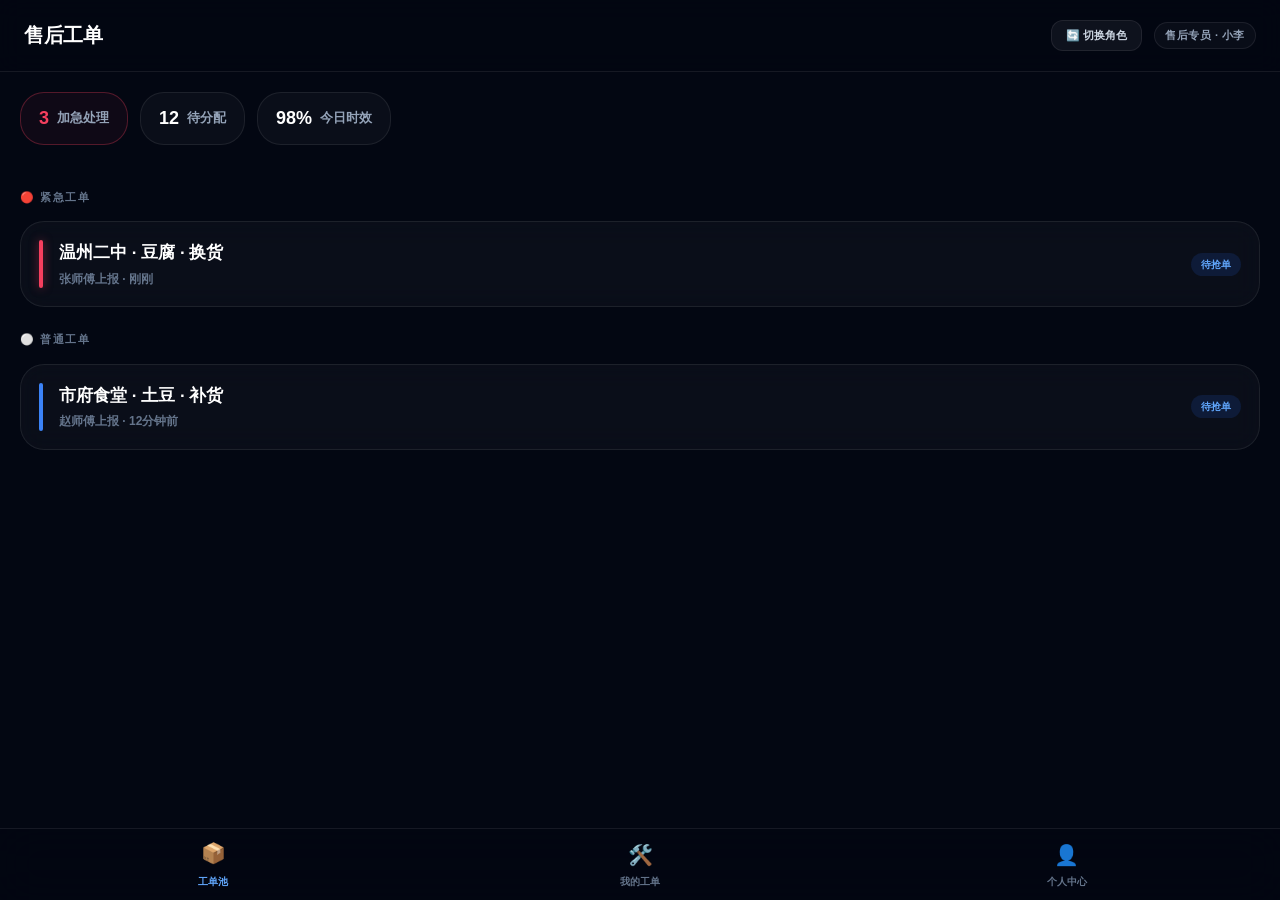
<file: aftersale.html>
<!DOCTYPE html>
<html lang="zh-CN">
<head>
    <meta charset="UTF-8">
    <meta name="viewport" content="width=device-width, initial-scale=1.0, maximum-scale=1.0, user-scalable=no">
    <title>售后专员 — DeepDelivery</title>
    <link rel="stylesheet" href="styles/theme.css">
    <style>
        .page-layout { display: flex; flex-direction: column; height: 100vh; background: var(--gray-950); }

        .page-header {
            padding: 20px 24px; border-bottom: 1px solid var(--glass-border);
            display: flex; justify-content: space-between; align-items: center;
            background: rgba(3, 7, 18, 0.4); backdrop-filter: blur(12px); z-index: 100;
        }
        .page-header-left { display: flex; align-items: center; gap: 12px; }
        .page-header-right { display: flex; align-items: center; gap: 12px; }
        .page-title { font-size: 20px; font-weight: 900; letter-spacing: -0.5px; }

        /* Navigation Content */
        .tab-content { display: none; flex: 1; flex-direction: column; overflow: hidden; }
        .tab-content.active { display: flex; }

        /* Sub-navigation for My Orders */
        .sub-nav {
            display: flex; background: rgba(255,255,255,0.02); padding: 8px 24px;
            gap: 20px; border-bottom: 1px solid var(--glass-border); flex-shrink: 0;
        }
        .sub-item {
            font-size: 14px; font-weight: 800; color: var(--gray-500); padding: 12px 0;
            position: relative; cursor: pointer; transition: color 0.2s;
        }
        .sub-item.active { color: var(--blue-400); }
        .sub-item.active::after {
            content: ''; position: absolute; bottom: 0; left: 0; right: 0; height: 3px;
            background: var(--blue-500); border-radius: var(--radius-full); box-shadow: 0 0 10px var(--blue-500);
        }

        /* Stats bar */
        .stats-bar { display: flex; gap: 12px; padding: 20px 20px; overflow-x: auto; flex-shrink: 0; }
        .stat-pill {
            flex-shrink: 0; padding: 12px 18px; border-radius: var(--radius-xl);
            background: var(--glass-bg); border: 1px solid var(--glass-border);
            font-size: 13px; font-weight: 800; display: flex; align-items: center; gap: 8px; color: var(--gray-400);
        }
        .stat-pill .num { font-size: 18px; font-weight: 900; color: var(--white); }
        .stat-pill.urgent { border-color: rgba(244, 63, 94, 0.3); background: rgba(244, 63, 94, 0.05); }
        .stat-pill.urgent .num { color: var(--rose-500); }

        /* Scroll Area */
        .order-scroll { flex: 1; overflow-y: auto; padding: 0 20px 100px; }
        .section-label { font-size: 11px; font-weight: 900; color: var(--gray-500); letter-spacing: 1.5px; margin: 24px 0 16px; text-transform: uppercase; }

        /* Cards */
        .order-card {
            background: var(--glass-bg); border: 1px solid var(--glass-border);
            backdrop-filter: blur(12px); -webkit-backdrop-filter: blur(12px);
            border-radius: var(--radius-xl); margin-bottom: 16px; overflow: hidden;
            transition: all 0.3s cubic-bezier(0.16, 1, 0.3, 1); position: relative;
        }
        .order-card.expandable:active { background: var(--glass-bg-hover); transform: scale(0.98); }

        .order-main { padding: 18px; display: flex; align-items: center; gap: 16px; position: relative; z-index: 2; }
        .order-priority-bar { width: 4px; height: 48px; border-radius: 2px; flex-shrink: 0; }
        .bar-urgent { background: var(--rose-500); box-shadow: 0 0 10px rgba(244, 63, 94, 0.5); }
        .bar-normal { background: var(--blue-500); }

        .order-info { flex: 1; }
        .order-title { font-size: 17px; font-weight: 800; color: var(--white); }
        .order-meta { font-size: 12px; color: var(--gray-500); margin-top: 4px; font-weight: 700; }
        
        .tag-status { font-size: 10px; font-weight: 900; padding: 4px 10px; border-radius: var(--radius-full); text-transform: uppercase; }
        .tag-pool { background: rgba(37,99,235,0.15); color: var(--blue-400); }
        .tag-done { background: rgba(34, 197, 94, 0.15); color: var(--green-400); }

        /* Detail Sheet (Expand) */
        .detail-panel { display: none; padding: 0 18px 18px; animation: fadeIn 0.3s ease; }
        .order-card.expanded .detail-panel { display: block; }
        .detail-title { font-size: 11px; font-weight: 900; color: var(--gray-600); text-transform: uppercase; letter-spacing: 1px; margin-bottom: 12px; }
        .detail-content { font-size: 14px; color: var(--gray-300); line-height: 1.6; font-weight: 600; margin-bottom: 16px; }
        
        .evidence-grid { display: grid; grid-template-columns: repeat(3, 1fr); gap: 8px; margin-bottom: 20px; }
        .evidence-img { aspect-ratio: 1; border-radius: 8px; background: rgba(255,255,255,0.05); border: 1px solid var(--glass-border); display: flex; align-items: center; justify-content: center; font-size: 20px; }

        .action-btns { display: flex; gap: 10px; }
        .btn-pickup { flex: 2; background: var(--blue-600); color: white; padding: 12px; border-radius: 12px; font-weight: 900; font-size: 13px; border: none; box-shadow: var(--glow-blue); }
        .btn-ignore { flex: 1; background: var(--glass-bg); color: var(--gray-400); border: 1px solid var(--glass-border); padding: 12px; border-radius: 12px; font-weight: 900; font-size: 13px; }

        .toast { position: fixed; top: 40px; left: 50%; transform: translateX(-50%); background: var(--green-600); color: white; padding: 12px 24px; border-radius: 40px; font-weight: 900; font-size: 14px; z-index: 5000; box-shadow: var(--shadow-xl); opacity: 0; pointer-events: none; transition: all 0.3s; }
        .toast.show { opacity: 1; transform: translateX(-50%) translateY(10px); }
    </style>
</head>
<body>
    <div class="page-layout">
        <header class="page-header">
            <div class="page-header-left">
                <span class="page-title" id="pageTitle">售后工单</span>
            </div>
            <div class="page-header-right">
                <a href="select.html" class="switch-btn">🔄 切换角色</a>
                <span class="header-badge">售后专员 · 小李</span>
            </div>
        </header>

        <!-- Navigation Tab: 工单池 -->
        <div id="pool" class="tab-content active">
            <div class="stats-bar">
                <div class="stat-pill urgent">
                    <span class="num">3</span>
                    <span>加急处理</span>
                </div>
                <div class="stat-pill">
                    <span class="num">12</span>
                    <span>待分配</span>
                </div>
                <div class="stat-pill">
                    <span class="num">98%</span>
                    <span>今日时效</span>
                </div>
            </div>

            <div class="order-scroll">
                <div class="section-label">🔴 紧急工单</div>
                <div class="order-card expandable" onclick="toggleExpand(this)">
                    <div class="order-main">
                        <div class="order-priority-bar bar-urgent"></div>
                        <div class="order-info">
                            <div class="order-title">温州二中 · 豆腐 · 换货</div>
                            <div class="order-meta">张师傅上报 · 刚刚</div>
                        </div>
                        <span class="tag-status tag-pool">待抢单</span>
                    </div>
                    <div class="detail-panel">
                        <div class="detail-title">问题描述</div>
                        <div class="detail-content">豆腐送达时发现两板已经压碎，无法进入食堂窗口。客户要求在 10:30 前完成补货。</div>
                        <div class="detail-title">现场凭证</div>
                        <div class="evidence-grid">
                            <div class="evidence-img">📸</div>
                            <div class="evidence-img">📸</div>
                        </div>
                        <div class="action-btns">
                            <button class="btn-pickup" onclick="pickupOrder('温州二中')">立即抢单</button>
                            <button class="btn-ignore">暂不处理</button>
                        </div>
                    </div>
                </div>

                <div class="section-label">⚪️ 普通工单</div>
                <div class="order-card expandable" onclick="toggleExpand(this)">
                    <div class="order-main">
                        <div class="order-priority-bar bar-normal"></div>
                        <div class="order-info">
                            <div class="order-title">市府食堂 · 土豆 · 补货</div>
                            <div class="order-meta">赵师傅上报 · 12分钟前</div>
                        </div>
                        <span class="tag-status tag-pool">待抢单</span>
                    </div>
                    <div class="detail-panel">
                        <div class="detail-title">问题描述</div>
                        <div class="detail-content">清点发现少送了一筐土豆。</div>
                        <div class="action-btns">
                            <button class="btn-pickup" onclick="pickupOrder('市府食堂')">立即抢单</button>
                            <button class="btn-ignore">暂不处理</button>
                        </div>
                    </div>
                </div>
            </div>
        </div>

        <!-- Navigation Tab: 我的工单 -->
        <div id="my" class="tab-content">
            <div class="sub-nav">
                <div class="sub-item active" onclick="switchSubTab('processing')">处理中 (2)</div>
                <div class="sub-item" onclick="switchSubTab('done')">已完成</div>
            </div>
            
            <div class="order-scroll" id="sub-processing">
                <div class="section-label">🛠️ 正在跟进</div>
                <div class="order-card">
                    <div class="order-main">
                        <div class="order-info">
                            <div class="order-title">实验中学 · 青菜 · 退货</div>
                            <div class="order-meta">状态：等待供应商确认</div>
                        </div>
                    </div>
                </div>
            </div>

            <div class="order-scroll" id="sub-done" style="display:none;">
                <div class="section-label">✅ 今日完成</div>
                <div class="order-card" style="opacity:0.6;">
                    <div class="order-main">
                        <div class="order-info">
                            <div class="order-title">八中 · 鸡蛋 · 补货</div>
                            <div class="order-meta">完成于 09:30</div>
                        </div>
                        <span class="tag-status tag-done">已完成</span>
                    </div>
                </div>
            </div>
        </div>

        <!-- Navigation Tab: 个人中心 -->
        <div id="profile" class="tab-content">
            <div class="order-scroll">
                <div class="section-label">📊 个人数据</div>
                <div class="order-card" style="padding:24px; text-align:center;">
                    <div style="font-size:32px; font-weight:900; color:var(--white);">12</div>
                    <div style="font-size:12px; color:var(--gray-500); margin-top:4px;">今日处理工单</div>
                    <div style="margin-top:20px; display:flex; gap:10px;">
                        <div style="flex:1; background:rgba(255,255,255,0.03); padding:12px; border-radius:8px;">
                            <div style="font-size:16px; color:var(--blue-400); font-weight:900;">98%</div>
                            <div style="font-size:10px; color:var(--gray-600);">及时率</div>
                        </div>
                        <div style="flex:1; background:rgba(255,255,255,0.03); padding:12px; border-radius:8px;">
                            <div style="font-size:16px; color:var(--green-400); font-weight:900;">4.9</div>
                            <div style="font-size:10px; color:var(--gray-600);">客户评分</div>
                        </div>
                    </div>
                </div>
            </div>
        </div>

        <nav class="bottom-nav">
            <div class="nav-item active" onclick="switchTab('pool')">
                <span class="nav-icon">📦</span>
                <span>工单池</span>
            </div>
            <div class="nav-item" onclick="switchTab('my')">
                <span class="nav-icon">🛠️</span>
                <span>我的工单</span>
            </div>
            <div class="nav-item" onclick="switchTab('profile')">
                <span class="nav-icon">👤</span>
                <span>个人中心</span>
            </div>
        </nav>
    </div>

    <div class="toast" id="toast">✅ 操作成功</div>

    <script>
        function switchTab(id) {
            document.querySelectorAll('.tab-content').forEach(t => t.classList.remove('active'));
            document.querySelectorAll('.nav-item').forEach(n => n.classList.remove('active'));
            document.getElementById(id).classList.add('active');
            event.currentTarget.classList.add('active');
        }

        function switchSubTab(subId) {
            document.querySelectorAll('.sub-tab-content').forEach(t => t.style.display = 'none');
            document.querySelectorAll('.sub-item').forEach(el => el.classList.remove('active'));
            document.getElementById('sub-' + subId).style.display = 'block';
            event.currentTarget.classList.add('active');
        }

        function toggleExpand(card) {
            card.classList.toggle('expanded');
        }

        function pickupOrder(name) {
            showToast("✅ 抢单成功，已存入【我的工单】");
        }

        function showToast(msg) {
            const t = document.getElementById('toast');
            t.innerText = msg;
            t.classList.add('show');
            setTimeout(() => t.classList.remove('show'), 2500);
        }
    </script>
</body>
</html>
</file>
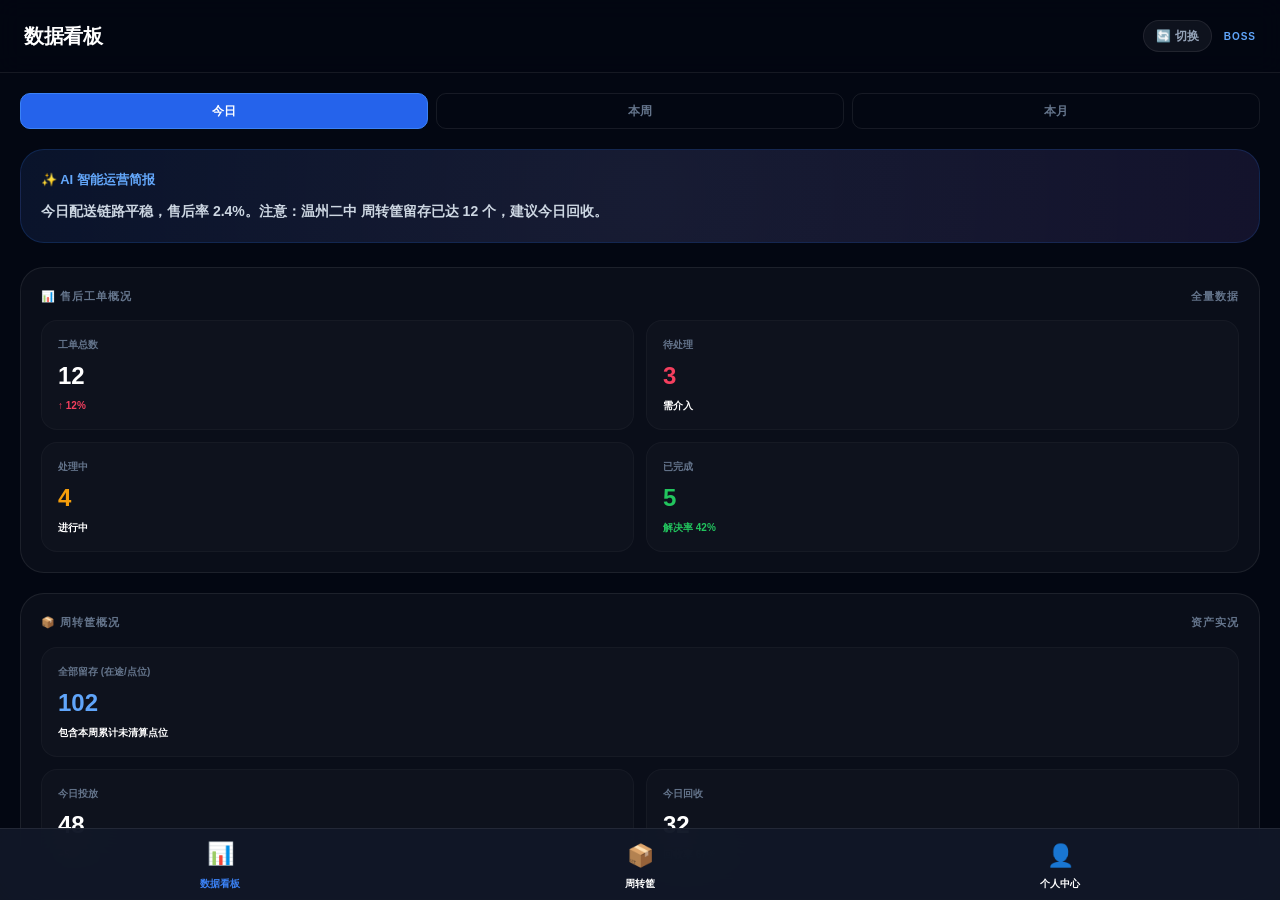
<file: boss.html>
<!DOCTYPE html>
<html lang="zh-CN">
<head>
    <meta charset="UTF-8">
    <meta name="viewport" content="width=device-width, initial-scale=1.0, maximum-scale=1.0, user-scalable=no">
    <title>老板看板 — DeepDelivery</title>
    <link rel="stylesheet" href="styles/theme.css">
    <style>
        .boss-layout { display: flex; flex-direction: column; height: 100vh; background: var(--gray-950); overflow: hidden; }

        /* Header */
        .boss-header {
            padding: 20px 24px; border-bottom: 1px solid var(--glass-border);
            background: rgba(3, 7, 18, 0.4); backdrop-filter: blur(12px); flex-shrink: 0;
            display: flex; justify-content: space-between; align-items: center;
        }
        .header-title { font-size: 20px; font-weight: 900; color: var(--white); letter-spacing: -0.5px; }
        
        /* Viewport */
        .viewport { flex: 1; overflow-y: auto; position: relative; padding-bottom: 100px; }
        .page-section { display: none; padding: 20px; }
        .page-section.active { display: block; animation: fadeInUp 0.4s ease; }

        /* AI Block */
        .ai-card {
            background: linear-gradient(135deg, rgba(37,99,235,0.1) 0%, rgba(139,92,246,0.1) 100%);
            border: 1px solid rgba(59, 130, 246, 0.2); border-radius: var(--radius-xl);
            padding: 20px; margin-bottom: 24px; position: relative; overflow: hidden;
        }
        .ai-card::after { content: ''; position: absolute; top: -50%; left: -50%; width: 200%; height: 200%; background: radial-gradient(circle, rgba(255,255,255,0.05) 0%, transparent 70%); pointer-events: none; }
        .ai-badge { display: flex; align-items: center; gap: 8px; font-size: 13px; font-weight: 900; color: var(--blue-400); margin-bottom: 10px; }
        .ai-text { font-size: 14px; color: var(--gray-300); line-height: 1.6; font-weight: 600; }

        /* Stats Grid */
        .stats-card { background: var(--glass-bg); border: 1px solid var(--glass-border); border-radius: var(--radius-xl); padding: 20px; margin-bottom: 20px; }
        .card-label { font-size: 11px; font-weight: 900; color: var(--gray-500); text-transform: uppercase; letter-spacing: 1px; margin-bottom: 16px; display: flex; justify-content: space-between; }
        
        .stats-grid { display: grid; grid-template-columns: repeat(2, 1fr); gap: 12px; }
        .stat-box { 
            padding: 16px; background: rgba(255,255,255,0.02); border-radius: var(--radius-lg); 
            border: 1px solid rgba(255,255,255,0.03); cursor: pointer; transition: all 0.2s;
        }
        .stat-box:active { transform: scale(0.96); background: rgba(255,255,255,0.08); }
        .stat-label { font-size: 10px; color: var(--gray-500); font-weight: 800; margin-bottom: 6px; }
        .stat-val { font-size: 24px; font-weight: 900; color: var(--white); }
        .stat-trend { font-size: 10px; margin-top: 4px; font-weight: 700; }
        .trend-up { color: var(--rose-500); }
        .trend-ok { color: var(--green-500); }

        /* Distribution & Charts */
        .chart-row { display: flex; align-items: center; gap: 24px; margin-top: 10px; }
        .pie-sim {
            width: 80px; height: 80px; border-radius: 50%;
            background: conic-gradient(var(--rose-500) 0% 25%, var(--amber-500) 25% 65%, var(--blue-500) 65% 90%, var(--green-500) 90% 100%);
            position: relative; flex-shrink: 0;
        }
        .pie-sim::after { content: ''; position: absolute; top: 50%; left: 50%; transform: translate(-50%, -50%); width: 50px; height: 50px; background: var(--gray-900); border-radius: 50%; }
        .legend { flex: 1; display: grid; grid-template-columns: 1fr 1fr; gap: 8px; }
        .legend-item { display: flex; align-items: center; gap: 6px; font-size: 10px; font-weight: 700; color: var(--gray-500); }
        .dot { width: 6px; height: 6px; border-radius: 50%; }

        /* List View */
        .list-view { display: none; position: absolute; top: 0; left: 0; right: 0; min-height: 100%; background: var(--gray-950); z-index: 200; padding: 20px; animation: slideInRight 0.3s ease; }
        .list-view.active { display: block; }
        .list-header { display: flex; align-items: center; gap: 12px; margin-bottom: 24px; }
        .back-btn { background: var(--glass-bg); border: 1px solid var(--glass-border); color: var(--white); padding: 8px 16px; border-radius: 10px; font-size: 12px; font-weight: 800; cursor: pointer; }
        
        .order-row { 
            background: var(--glass-bg); border: 1px solid var(--glass-border); border-radius: 12px; 
            padding: 16px; margin-bottom: 12px; display: flex; align-items: center; gap: 12px; 
        }
        .status-pill { width: 4px; height: 24px; border-radius: 2px; }
        .order-info { flex: 1; }
        .order-name { font-size: 15px; font-weight: 800; color: var(--white); }
        .order-meta { font-size: 11px; color: var(--gray-500); margin-top: 4px; font-weight: 600; }
        .order-tag { font-size: 10px; font-weight: 900; color: var(--gray-400); text-transform: uppercase; }

        /* Crate Styles */
        .crate-item { display: flex; justify-content: space-between; align-items: center; padding: 16px; border-bottom: 1px solid var(--glass-border); }
        .crate-item:last-child { border-bottom: none; }
        .point-name { font-size: 14px; font-weight: 800; color: var(--white); }
        .point-status { font-size: 10px; color: var(--rose-500); font-weight: 700; margin-top: 2px; }
        .crate-val { font-size: 20px; font-weight: 900; color: var(--blue-400); }

        /* Bottom Nav */
        .bottom-nav {
            position: fixed; bottom: 0; left: 0; right: 0; height: 72px;
            background: rgba(17,24,39,0.95); backdrop-filter: blur(20px);
            border-top: 1px solid rgba(255,255,255,0.08);
            display: flex; justify-content: space-around; align-items: center;
            padding: 0 10px; z-index: 3000;
        }
        .nav-item { flex: 1; display: flex; flex-direction: column; align-items: center; gap: 4px; color: var(--gray-600); cursor: pointer; }
        .nav-item.active { color: var(--blue-500); }
        .nav-icon { font-size: 22px; }
        .nav-label { font-size: 10px; font-weight: 800; }

        /* Tabs */
        .time-tabs { display: flex; gap: 8px; margin-bottom: 20px; }
        .time-tab { 
            flex: 1; padding: 8px; text-align: center; font-size: 12px; font-weight: 800; 
            color: var(--gray-500); border-radius: 10px; border: 1px solid var(--glass-border); cursor: pointer;
        }
        .time-tab.active { background: var(--blue-600); color: var(--white); border-color: var(--blue-500); }

        @keyframes slideInRight { from { transform: translateX(100%); } to { transform: translateX(0); } }
    </style>
</head>
<body>
    <div class="boss-layout">
        <header class="boss-header">
            <span class="header-title" id="pageTitle">数据看板</span>
            <div style="display: flex; gap: 12px; align-items: center;">
                <a href="select.html" style="text-decoration: none; font-size: 12px; background: rgba(255,255,255,0.05); padding: 6px 12px; border-radius: 20px; color: var(--gray-400); font-weight: 800; border: 1px solid var(--glass-border);">🔄 切换</a>
                <span style="font-size: 10px; font-weight: 900; color: var(--blue-400); letter-spacing: 1px;">BOSS</span>
            </div>
        </header>

        <main class="viewport">
            <!-- PAGE: DASHBOARD -->
            <section id="dashboard" class="page-section active">
                <div class="time-tabs">
                    <div class="time-tab active">今日</div>
                    <div class="time-tab">本周</div>
                    <div class="time-tab">本月</div>
                </div>

                <div class="ai-card">
                    <div class="ai-badge">✨ AI 智能运营简报</div>
                    <div class="ai-text">
                        今日配送链路平稳，售后率 <strong>2.4%</strong>。注意：<strong>温州二中</strong> 周转筐留存已达 12 个，建议今日回收。
                    </div>
                </div>

                <div class="stats-card">
                    <div class="card-label">📊 售后工单概况 <span>全量数据</span></div>
                    <div class="stats-grid">
                        <div class="stat-box" onclick="showList('all')">
                            <div class="stat-label">工单总数</div>
                            <div class="stat-val">12</div>
                            <div class="stat-trend trend-up">↑ 12%</div>
                        </div>
                        <div class="stat-box" onclick="showList('pending')">
                            <div class="stat-label">待处理</div>
                            <div class="stat-val" style="color:var(--rose-500);">3</div>
                            <div class="stat-trend" style="color:var(--gray-600);">需介入</div>
                        </div>
                        <div class="stat-box" onclick="showList('processing')">
                            <div class="stat-label">处理中</div>
                            <div class="stat-val" style="color:var(--amber-500);">4</div>
                            <div class="stat-trend" style="color:var(--gray-600);">进行中</div>
                        </div>
                        <div class="stat-box" onclick="showList('completed')">
                            <div class="stat-label">已完成</div>
                            <div class="stat-val" style="color:var(--green-500);">5</div>
                            <div class="stat-trend trend-ok">解决率 42%</div>
                        </div>
                    </div>
                </div>

                <div class="stats-card">
                    <div class="card-label">📦 周转筐概况 <span>资产实况</span></div>
                    <div class="stats-grid">
                        <div class="stat-box" style="grid-column: span 2;">
                            <div class="stat-label">全部留存 (在途/点位)</div>
                            <div class="stat-val" style="color:var(--blue-400);">102</div>
                            <div class="stat-trend" style="color:var(--gray-600);">包含本周累计未清算点位</div>
                        </div>
                        <div class="stat-box">
                            <div class="stat-label">今日投放</div>
                            <div class="stat-val">48</div>
                            <div class="stat-trend trend-up">+5</div>
                        </div>
                        <div class="stat-box">
                            <div class="stat-label">今日回收</div>
                            <div class="stat-val">32</div>
                            <div class="stat-trend trend-ok">回收率 67%</div>
                        </div>
                    </div>
                </div>

                <div class="stats-card">
                    <div class="card-label">🎨 售后类型占比 <span>今日数据</span></div>
                    <div class="chart-row">
                        <div class="pie-sim"></div>
                        <div class="legend">
                            <div class="legend-item"><span class="dot" style="background:var(--rose-500);"></span> 退货 (25%)</div>
                            <div class="legend-item"><span class="dot" style="background:var(--amber-500);"></span> 换货 (40%)</div>
                            <div class="legend-item"><span class="dot" style="background:var(--blue-500);"></span> 补货 (25%)</div>
                            <div class="legend-item"><span class="dot" style="background:var(--green-500);"></span> 新增 (10%)</div>
                        </div>
                    </div>
                </div>
            </section>

            <!-- PAGE: CRATE -->
            <section id="crate" class="page-section">
                <div class="stats-card" style="padding: 0;">
                    <div class="card-label" style="padding: 20px 20px 0;">点位资产清单</div>
                    <div class="crate-item">
                        <div class="crate-info"><div class="point-name">温州二中</div><div class="point-status">⚠️ 留存超期 3 天</div></div>
                        <div class="crate-val">12</div>
                    </div>
                    <div class="crate-item">
                        <div class="crate-info"><div class="point-name">温州实验中学</div><div class="point-status">⚠️ 留存超期 2 天</div></div>
                        <div class="crate-val">18</div>
                    </div>
                    <div class="crate-item">
                        <div class="crate-info"><div class="point-name">温州一中</div><div style="font-size:10px; color:var(--green-500); margin-top:2px; font-weight:700;">✅ 状态正常</div></div>
                        <div class="crate-val">85</div>
                    </div>
                    <div class="crate-item">
                        <div class="crate-info"><div class="point-name">市府办食堂</div><div style="font-size:10px; color:var(--green-500); margin-top:2px; font-weight:700;">✅ 状态正常</div></div>
                        <div class="crate-val">5</div>
                    </div>
                </div>
            </section>

            <!-- SUB-PAGE: ORDER LIST -->
            <div id="listView" class="list-view">
                <div class="list-header">
                    <button class="back-btn" onclick="hideList()">⬅️ 返回</button>
                    <span id="listTitle" style="font-size:18px; font-weight:900;">工单列表</span>
                </div>
                <div id="listContent">
                    <!-- Rows via JS -->
                </div>
            </div>
        </main>

        <nav class="bottom-nav">
            <div class="nav-item active" onclick="switchTab('dashboard')">
                <span class="nav-icon">📊</span>
                <span class="nav-label">数据看板</span>
            </div>
            <div class="nav-item" onclick="switchTab('crate')">
                <span class="nav-icon">📦</span>
                <span class="nav-label">周转筐</span>
            </div>
            <div class="nav-item" onclick="switchTab('profile')">
                <span class="nav-icon">👤</span>
                <span class="nav-label">个人中心</span>
            </div>
        </nav>
    </div>

    <script>
        const orders = [
            { id: '101', point: '二中', item: '豆腐', type: '换货', status: 'processing', reporter: '张师傅' },
            { id: '102', point: '实小', item: '青菜', type: '退货', status: 'pending', reporter: '李师傅' },
            { id: '103', point: '三中', item: '牛肉', type: '补货', status: 'completed', reporter: '王师傅' },
            { id: '104', point: '市府', item: '土豆', type: '补货', status: 'completed', reporter: '赵师傅' },
            { id: '105', point: '八中', item: '鸡蛋', type: '换货', status: 'pending', reporter: '调度A' },
            { id: '106', point: '二中', item: '番茄', type: '补货', status: 'processing', reporter: '张师傅' }
        ];

        function switchTab(id) {
            if (id === 'profile') { location.href = 'select.html'; return; }
            document.querySelectorAll('.nav-item').forEach(i => i.classList.remove('active'));
            document.querySelector(`[onclick*="${id}"]`).classList.add('active');
            document.querySelectorAll('.page-section').forEach(s => s.classList.remove('active'));
            document.getElementById(id).classList.add('active');
            document.getElementById('pageTitle').innerText = (id === 'dashboard') ? '数据看板' : '周转筐概览';
            hideList();
        }

        function showList(filter) {
            const view = document.getElementById('listView');
            const content = document.getElementById('listContent');
            const title = document.getElementById('listTitle');
            
            content.innerHTML = '';
            const titles = { 'all': '全部工单', 'pending': '待处理工单', 'processing': '处理中工单', 'completed': '已完成工单' };
            title.innerText = titles[filter];

            const filtered = filter === 'all' ? orders : orders.filter(o => o.status === filter);
            
            filtered.forEach(o => {
                const colorMap = { 'pending': 'var(--rose-500)', 'processing': 'var(--amber-500)', 'completed': 'var(--green-500)' };
                const row = document.createElement('div');
                row.className = 'order-row';
                row.innerHTML = `
                    <div class="status-pill" style="background:${colorMap[o.status]}"></div>
                    <div class="order-info">
                        <div class="order-name">${o.point} · ${o.item} · ${o.type}</div>
                        <div class="order-meta">${o.reporter} · 刚刚上报</div>
                    </div>
                    <div class="order-tag">#AS-${o.id}</div>
                `;
                content.appendChild(row);
            });
            view.classList.add('active');
        }

        function hideList() {
            document.getElementById('listView').classList.remove('active');
        }
    </script>
</body>
</html>
</file>
<file: styles/theme.css>
/* DeepDelivery Design System - 2026.04 Enhanced Visual Style */
:root {
  /* Colors - Highly Vibrant & Luminous */
  --blue-600: #2563EB;
  --blue-500: #3B82F6;
  --blue-400: #60A5FA;
  --indigo-500: #6366F1;
  --violet-500: #8B5CF6;
  --emerald-500: #10B981;
  --green-500: #22C55E;
  --green-400: #4ADE80;
  --red-500: #EF4444;
  --rose-500: #F43F5E;
  --amber-500: #F59E0B;
  
  /* Backgrounds - Deep Slate & Black */
  --gray-950: #030712;
  --gray-900: #0F172A;
  --gray-800: #1E293B;
  --gray-700: #334155;
  --gray-500: #64748B;
  --gray-400: #94A3B8;
  --gray-300: #CBD5E1;
  --white: #FFFFFF;

  /* Glassmorphism Presets */
  --glass-bg: rgba(255, 255, 255, 0.03);
  --glass-bg-hover: rgba(255, 255, 255, 0.06);
  --glass-border: rgba(255, 255, 255, 0.08);
  --glass-border-bright: rgba(255, 255, 255, 0.15);
  
  /* Shadows - Layered for Depth */
  --shadow-sm: 0 1px 2px rgba(0,0,0,0.5);
  --shadow-md: 0 4px 6px -1px rgba(0,0,0,0.5), 0 2px 4px -2px rgba(0,0,0,0.5);
  --shadow-lg: 0 10px 15px -3px rgba(0,0,0,0.5), 0 4px 6px -4px rgba(0,0,0,0.5);
  --shadow-xl: 0 20px 25px -5px rgba(0,0,0,0.7), 0 8px 10px -6px rgba(0,0,0,0.7);
  --glow-blue: 0 0 20px rgba(59, 130, 246, 0.3);
  --glow-green: 0 0 20px rgba(34, 197, 94, 0.3);

  /* Radius */
  --radius-sm: 8px;
  --radius-md: 12px;
  --radius-lg: 16px;
  --radius-xl: 24px;
  --radius-full: 9999px;
}

* { margin: 0; padding: 0; box-sizing: border-box; -webkit-tap-highlight-color: transparent; }

body {
  font-family: -apple-system, BlinkMacSystemFont, "SF Pro Display", "SF Pro Text", "Helvetica Neue", sans-serif;
  -webkit-font-smoothing: antialiased;
  background: var(--gray-950);
  color: var(--white);
  overflow-x: hidden;
  line-height: 1.5;
}

/* Global Transitions */
a, button, .card, .btn { transition: all 0.25s cubic-bezier(0.4, 0, 0.2, 1); }

/* Glass Card Style */
.glass-card {
  background: var(--glass-bg);
  backdrop-filter: blur(12px);
  -webkit-backdrop-filter: blur(12px);
  border: 1px solid var(--glass-border);
  border-radius: var(--radius-lg);
}

/* Header Badge Style */
.header-badge {
  font-size: 11px;
  font-weight: 800;
  padding: 4px 10px;
  border-radius: var(--radius-full);
  background: var(--glass-bg);
  color: var(--gray-400);
  border: 1px solid var(--glass-border);
  letter-spacing: 0.5px;
  text-transform: uppercase;
}

/* Switch Button Style */
.switch-btn {
  font-size: 11px;
  font-weight: 800;
  color: var(--gray-300);
  text-decoration: none;
  padding: 6px 14px;
  border-radius: var(--radius-md);
  background: rgba(255,255,255,0.05);
  border: 1px solid var(--glass-border);
  display: flex;
  align-items: center;
  gap: 6px;
}
.switch-btn:hover { background: var(--glass-bg-hover); border-color: var(--glass-border-bright); color: var(--white); }

/* Bottom Nav */
.bottom-nav {
  position: fixed; bottom: 0; left: 0; right: 0;
  background: rgba(3, 7, 18, 0.85);
  backdrop-filter: blur(20px);
  -webkit-backdrop-filter: blur(20px);
  border-top: 1px solid var(--glass-border);
  display: flex; height: 72px; padding-bottom: env(safe-area-inset-bottom);
  z-index: 1000;
}
.nav-item {
  flex: 1; display: flex; flex-direction: column; align-items: center; justify-content: center;
  color: var(--gray-500); font-size: 10px; font-weight: 800; cursor: pointer; gap: 4px;
}
.nav-item.active { color: var(--blue-400); }
.nav-icon { font-size: 20px; transition: transform 0.2s; }
.nav-item.active .nav-icon { transform: translateY(-2px); }

/* Animations */
@keyframes fadeInUp {
  from { opacity: 0; transform: translateY(12px); }
  to { opacity: 1; transform: translateY(0); }
}
@keyframes fadeIn { from { opacity: 0; } to { opacity: 1; } }
@keyframes scaleIn { from { transform: scale(0.95); opacity: 0; } to { transform: scale(1); opacity: 1; } }

.animate-fadeInUp { animation: fadeInUp 0.5s cubic-bezier(0.16, 1, 0.3, 1) forwards; }
.animate-fadeIn { animation: fadeIn 0.5s ease forwards; }
.animate-scaleIn { animation: scaleIn 0.4s cubic-bezier(0.16, 1, 0.3, 1) forwards; }

.delay-1 { animation-delay: 0.1s; opacity: 0; }
.delay-2 { animation-delay: 0.2s; opacity: 0; }
.delay-3 { animation-delay: 0.3s; opacity: 0; }
.delay-4 { animation-delay: 0.4s; opacity: 0; }
.delay-5 { animation-delay: 0.5s; opacity: 0; }
</file>
